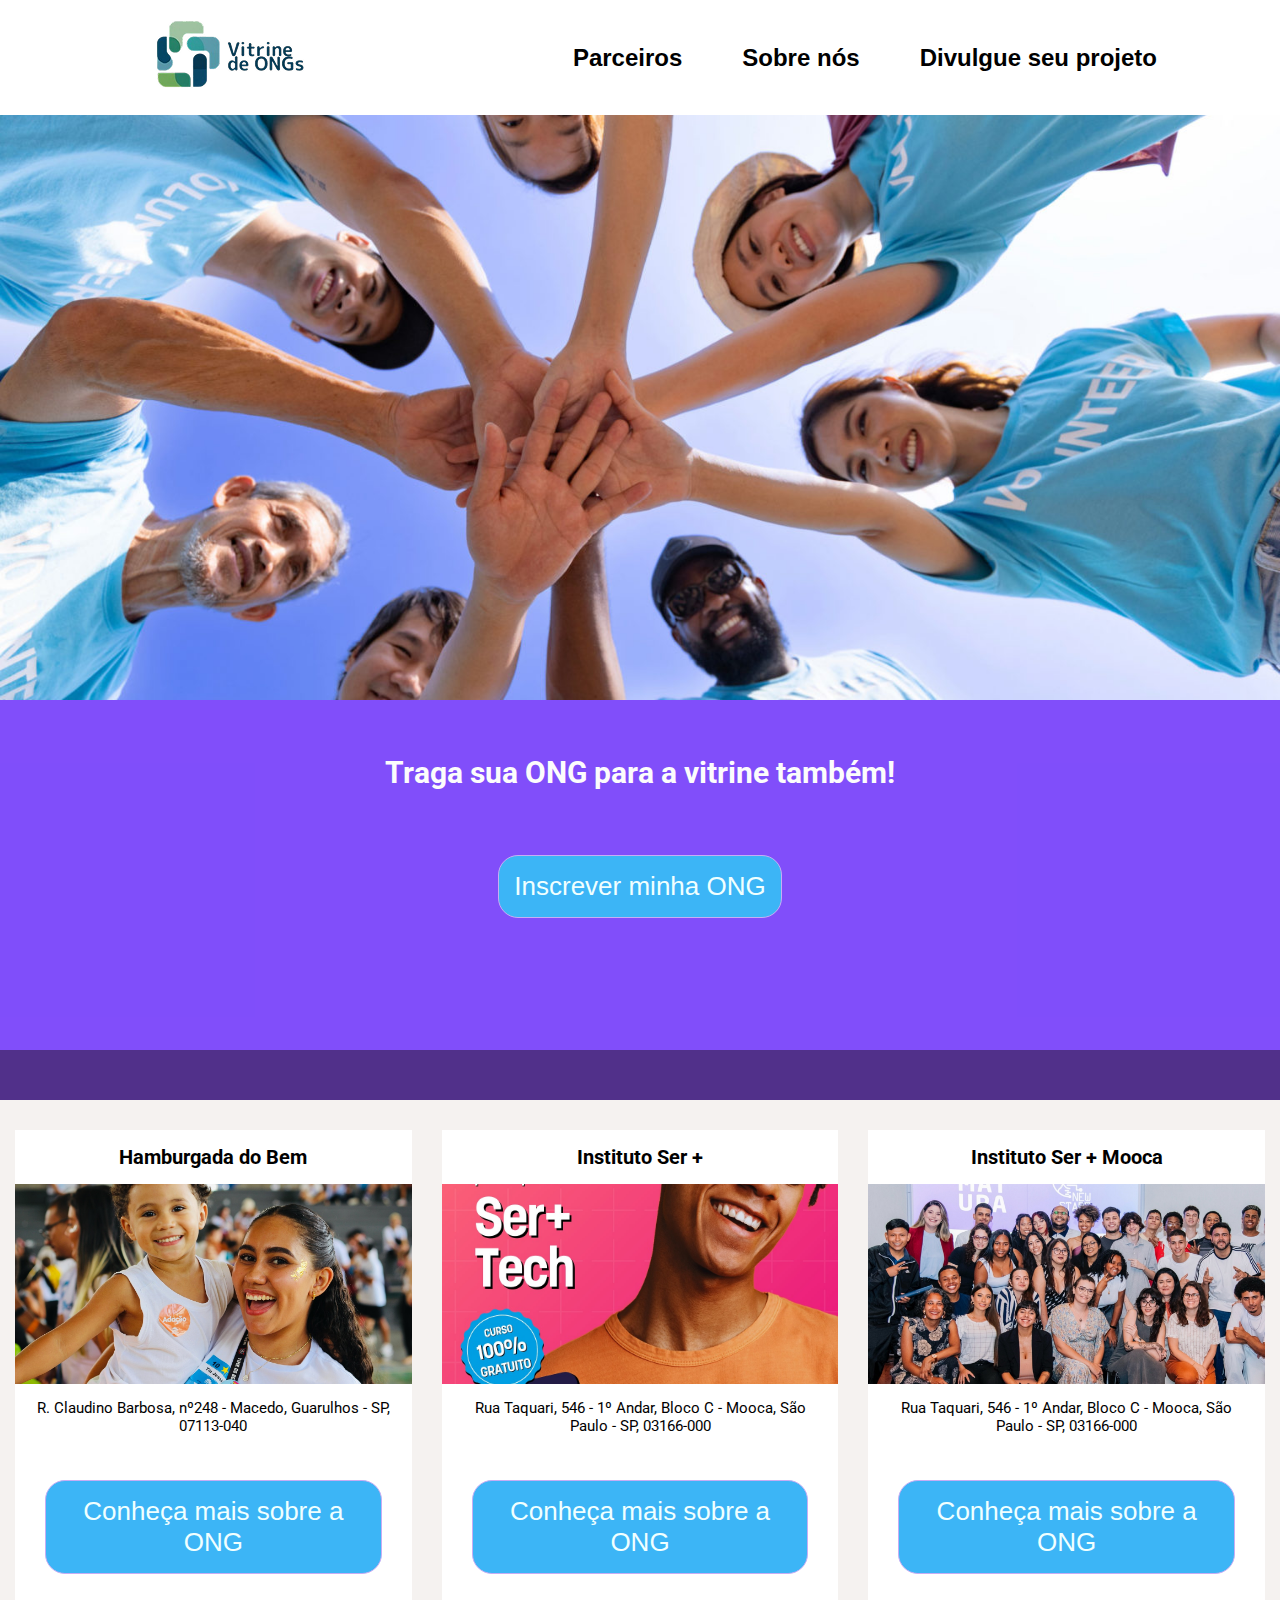
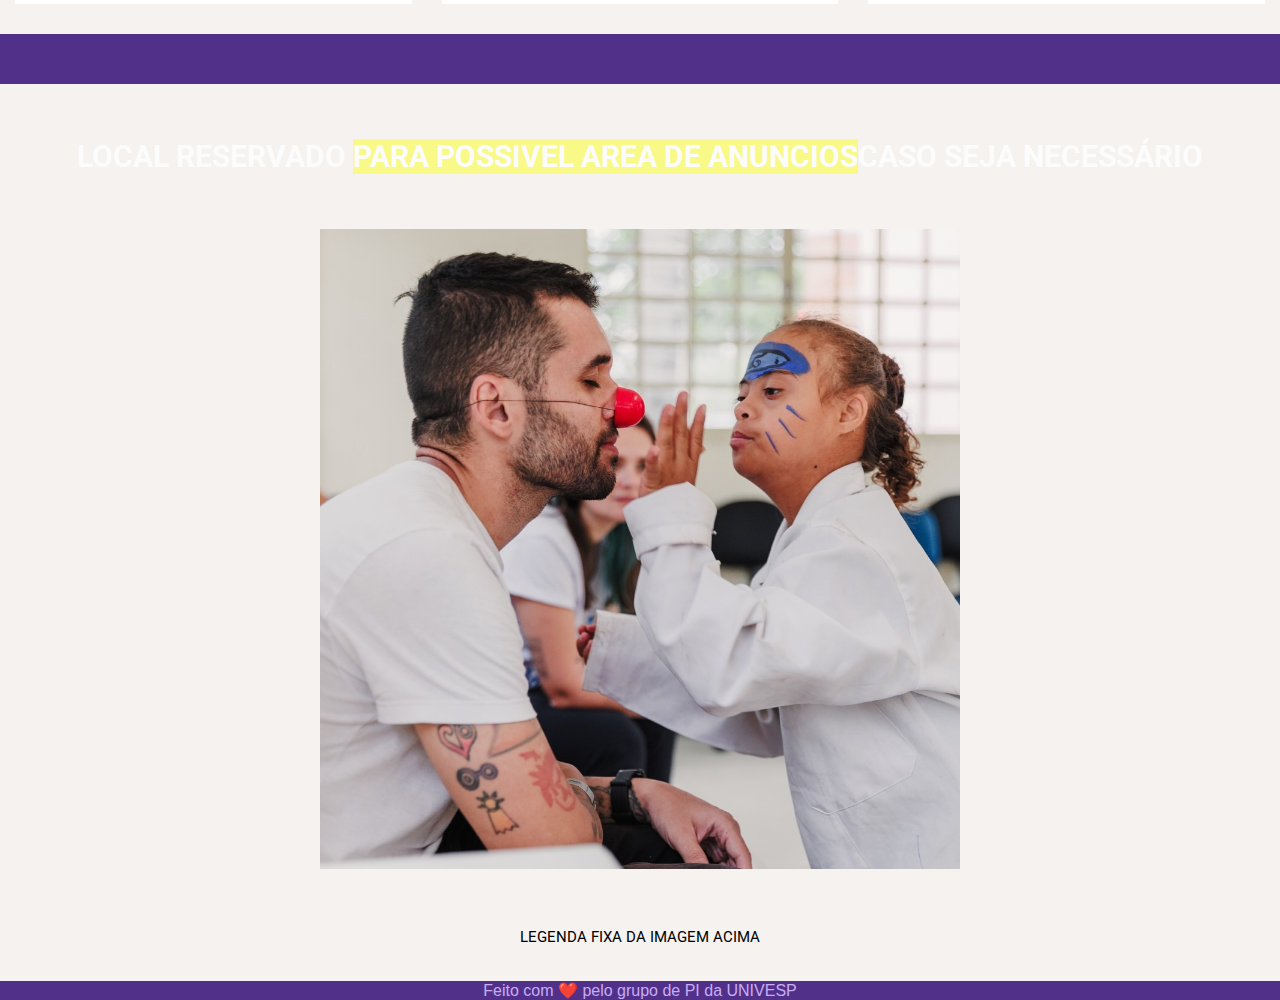
<file: index.html>
<!DOCTYPE html>
<html lang="pt-br">
  <head>
    <meta charset="UTF-8" />
    <meta name="viewport" content="width=device-width, initial-scale=1.0" />
    <link rel="preconnect" href="https://fonts.googleapis.com" />
    <link rel="preconnect" href="https://fonts.gstatic.com" crossorigin />
    <link
      href="https://fonts.googleapis.com/css2?family=Comfortaa:wght@600&display=swap"
      rel="stylesheet"
    />
    <link rel="preconnect" href="https://fonts.googleapis.com" />
    <link rel="preconnect" href="https://fonts.gstatic.com" crossorigin />
    <link
      href="https://fonts.googleapis.com/css2?family=Lexend&display=swap"
      rel="stylesheet"
    />
    <link rel="preconnect" href="https://fonts.googleapis.com" />
    <link rel="preconnect" href="https://fonts.gstatic.com" crossorigin />
    <link
      href="https://fonts.googleapis.com/css2?family=Gabarito&display=swap"
      rel="stylesheet"
    />
    <link rel="preconnect" href="https://fonts.googleapis.com" />
    <link rel="preconnect" href="https://fonts.gstatic.com" crossorigin />
    <link
      href="https://fonts.googleapis.com/css2?family=Roboto:wght@100&display=swap"
      rel="stylesheet"
    />
    <link rel="stylesheet" href="style.css" />
    <link rel="stylesheet" href="/navbar/style.css" />
    <link
      rel="shortcut icon"
      href="assets/home/logo-navbar.ico"
      type="image/x-icon"
    />
    <title>Vitrine de Ongs - PI</title>
  </head>
  <body>
    <header>
      <div class="container">
          <div class="logo">
              <a href="../../index.html">
              <img src="../../assets/logo-navbar.png" alt="Logozinha">
              </a>
          </div>
          <div class="content-nav">
              <a href="../../index.html" class="navlinks">Parceiros</a>
              <a href="../../tela-sobrenos/index.html" class="navlinks">Sobre nós</a>
              <a href="../../tela-formulario/index.html" class="navlinks">Divulgue seu projeto</a>
          </div>
      </div>
  </header>
    <!-- <header>
      <nav class="navbar">
        <a href="index.html">
          <img src="assets/logo-navbar.png" alt="logo do site" />
        </a>
        <ul class="container">
          <li><a href="./index.html">home</a></li>
          <li><a href="./index.html">Parceiros</a></li>
          <li><a href="./tela-sobrenos/index.html">Sobre Nós</a></li>
          <li><a href="./tela-formulario/index.html">Divulgue Seu Projeto</a></li>
        </ul>
      </nav> -->
      <!-- <div class="caixa">
        <h2>Vitrine de Ongs</h2>
        <p>Encontre ONGs confiáveis e doe com segurança</p>
        <p>
          🎖️ ONGs verificadas <br /><br />
          🎯 apoie causas reais
        </p>
      </div>
    </header> -->
    <main class="container-main">
      <div class="info">
        <h2 class="fonte-fina">Traga sua ONG para a vitrine também!</h2>
        <button type="button" class="button">Inscrever minha ONG</button>
      </div>

      <div class="tarja-roxa"></div>

      <div class="carrossel">
        <div class="carrossel__item">
          <h3>Hamburgada do Bem</h3>
          <figure>
            <img src="assets/hamburgada do bem/main.jpg" alt="" />
          </figure>
          <p>R. Claudino Barbosa, nº248 - Macedo, Guarulhos - SP, 07113-040</p>
          <a href="/telas-ongs/tela-hambugada/index.html" target="_blank">
          <button type="button" class="button">Conheça mais sobre a ONG</button>
        </a>
        </div>

        <div class="carrossel__item">
          <h3>Instituto Ser +</h3>
          <figure>
            <img src="assets/institutosermais/main.jpg" alt="" />
          </figure>
          <p>
            Rua Taquari, 546 - 1º Andar, Bloco C - Mooca, São Paulo - SP,
            03166-000
          </p>
          <a href="/telas-ongs/tela-instituto-ser-mais/index.html" target="_blank">
          <button type="button" class="button">Conheça mais sobre a ONG</button>
        </a>
        </div>

        <div class="carrossel__item">
          <h3>Instituto Ser + Mooca</h3>
          <figure>
            <img src="assets/institutosermais/img1.jpg" alt="" />
          </figure>
          <p>
            Rua Taquari, 546 - 1º Andar, Bloco C - Mooca, São Paulo - SP,
            03166-000
          </p>
          <button type="button" class="button">Conheça mais sobre a ONG</button>
        </div>
      </div>
      <div class="tarja-roxa"></div>

      <div class="destaque">
        <h2 class="fonte-fina">
          LOCAL RESERVADO
          <span class="mark"> PARA POSSIVEL AREA DE ANUNCIOS</span>CASO SEJA
          NECESSÁRIO
        </h2>
        <figure>
          <img
            src="assets/hamburgada do bem/img1.jpg"
            alt="TEXTO ALTERNATIVO COM DESCRIÇÃO DA IMG"
            title="O QUE ESTIVER AQUI, APARECERÁ COMO UMA LEGEGNDA  ENQUANTO O MOUSE ESTIVER HOVER"
          />
          <figcaption>LEGENDA FIXA DA IMAGEM ACIMA</figcaption>
        </figure>
      </div>
    </main>
    <footer>
      <p>Feito com ❤️ pelo grupo de PI da UNIVESP</p>
    </footer>
  </body>
</html>
</file>
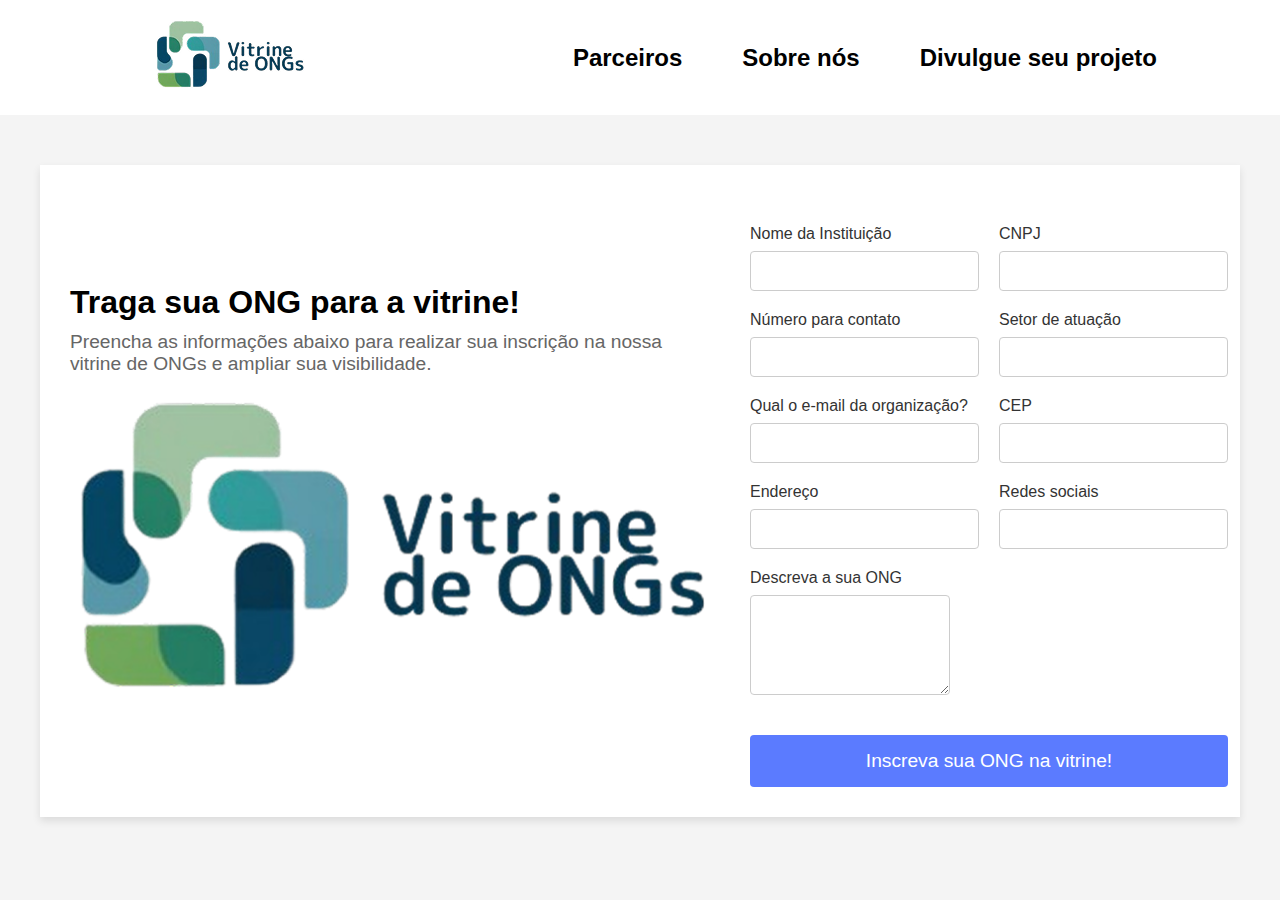
<file: tela-formulario/index.html>
<!DOCTYPE html>
<html lang="pt-br">
<head>
    <meta charset="UTF-8">
    <meta name="viewport" content="width=device-width, initial-scale=1.0">
    <title>Vitrine de ONGs</title>
    <link rel="stylesheet" href="style.css">
    <link rel="stylesheet" href="../../navbar/style.css" />
</head>
<body>
    <!-- Navbar -->
    <header>
        <div class="container">
            <div class="logo">
                <a href="../index.html">
                <img src="../../assets/logo-navbar.png" alt="Logozinha">
                </a>
            </div>
            <div class="content-nav">
                <a href="../index.html" class="navlinks">Parceiros</a>
                <a href="../tela-sobrenos/index.html" class="navlinks">Sobre nós</a>
                <a href="../tela-formulario/index.html" class="navlinks">Divulgue seu projeto</a>
            </div>
        </div>
    </header>

    <!-- Seção Formulário -->
    <section class="form-section">
        <div class="form-left">
            <h1>Traga sua ONG para a vitrine!</h1>
            <p>Preencha as informações abaixo para realizar sua inscrição na nossa vitrine de ONGs e ampliar sua visibilidade.</p>
            <img src="../assets/Frame_1__2_-removebg-preview 3 (2).png" alt="Logo Vitrine de ONGs" class="logo-image">
        </div>
        
        <div class="form-right">
            <form id="form" class="form-container">
                <div class="form-group">
                    <label for="nome">Nome da Instituição</label>
                    <input type="text" id="nome" name="nome" required>
                </div>
                <div class="form-group">
                    <label for="cnpj">CNPJ</label>
                    <input type="text" id="cnpj" name="cnpj" required>
                </div>
                <div class="form-group">
                    <label for="contato">Número para contato</label>
                    <input type="tel" id="contato" name="contato" required>
                </div>
                <div class="form-group">
                    <label for="setor">Setor de atuação</label>
                    <input type="text" id="setor" name="setor" required>
                </div>
                <div class="form-group">
                    <label for="email">Qual o e-mail da organização?</label>
                    <input type="email" id="email" name="email" required>
                </div>
                <div class="form-group">
                    <label for="cep">CEP</label>
                    <input type="text" id="cep" name="cep" required>
                </div>
                <div class="form-group">
                    <label for="endereco">Endereço</label>
                    <input type="text" id="endereco" name="endereco" required>
                </div>
                <div class="form-group">
                    <label for="redes">Redes sociais</label>
                    <input type="text" id="redes" name="redes">
                </div>
                <div class="form-group">
                    <label for="descricao">Descreva a sua ONG</label>
                    <textarea id="descricao" name="descricao" required></textarea>
                </div>
                <button type="submit" id="submitBtn">Inscreva sua ONG na vitrine!</button>
            </form>
        </div>
    </section>

    <script src="script.js"></script>
</body>
</html>
</file>
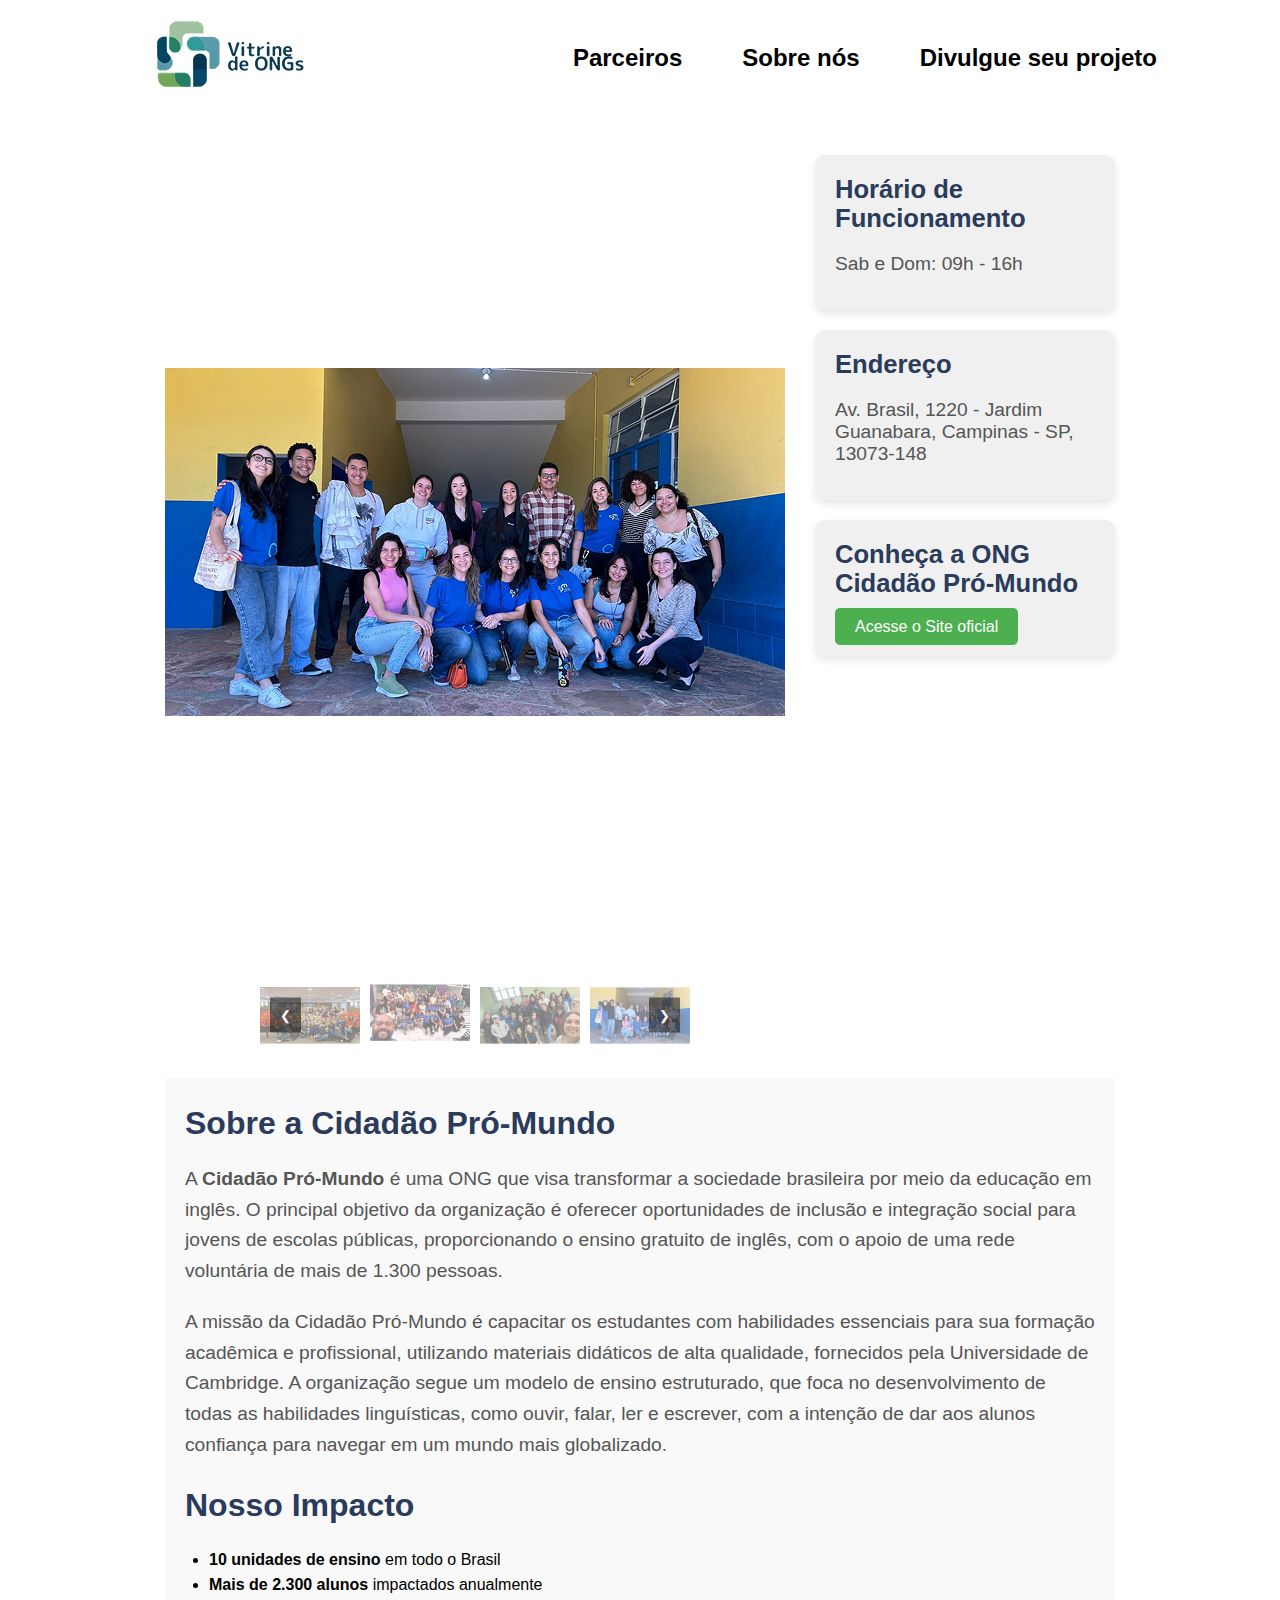
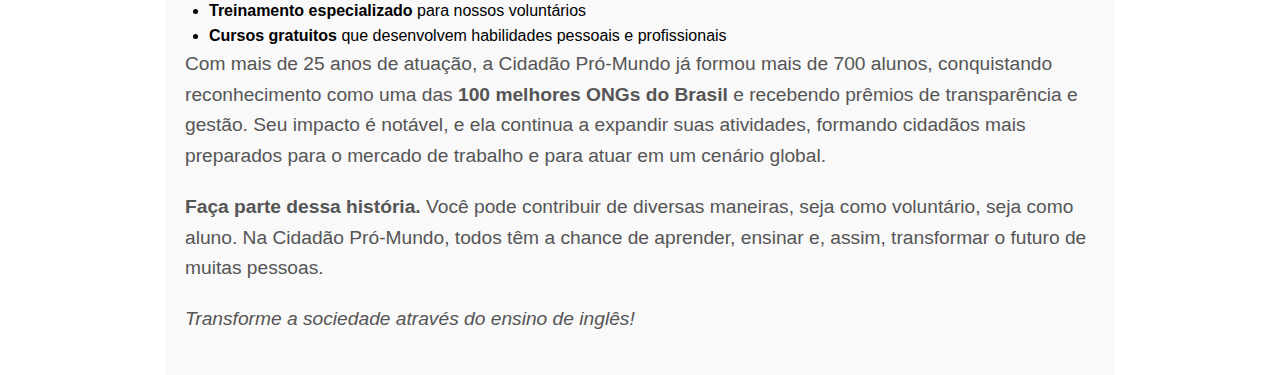
<file: telas-ongs/tela-cidadao-pro-mundo/index.html>
<!DOCTYPE html>
<html lang="en">
<head>
    <meta charset="UTF-8">
    <meta name="viewport" content="width=device-width, initial-scale=1.0">
    <title>Vitrine de ONGs</title>
    <link rel="stylesheet" href="../../navbar/style.css" />
    <link rel="stylesheet" href="../style.css" />
</head>
<body>
    <header>
        <div class="container">
            <div class="logo">
                <a href="../../index.html">
                <img src="../../assets/logo-navbar.png" alt="Logozinha">
                </a>
            </div>
            <div class="content-nav">
                <a href="../../index.html" class="navlinks">Parceiros</a>
                <a href="../../tela-sobrenos/index.html" class="navlinks">Sobre nós</a>
                <a href="../../tela-formulario/index.html" class="navlinks">Divulgue seu projeto</a>
            </div>
        </div>
    </header>

  <!-- Contêiner do Carrossel e das Caixas -->
  <div class="carousel-info-container">
    <!-- Carrossel -->
    <div class="carousel-container">
      <div class="carousel-main">
        <img id="mainImage" src="../../assets/cidadaopromundo/Frame 1 (3).png" alt="Imagem principal do carrossel">
      </div>
      <div class="carousel-thumbnails">
        <button class="prev" onclick="moveSlide(-1)">&#10094;</button>
        <div class="thumbnails">
          <img class="thumbnail" src="../../assets/cidadaopromundo/Frame 2.png" alt="Imagem 1" onclick="selectImage(0)">
          <img class="thumbnail" src="../../assets/cidadaopromundo/Frame 3.png" alt="Imagem 2" onclick="selectImage(1)">
          <img class="thumbnail" src="../../assets/cidadaopromundo/Frame 4.png" alt="Imagem 2" onclick="selectImage(2)">
          <img class="thumbnail" src="../../assets/cidadaopromundo/Frame 1 (3).png" alt="Imagem 2" onclick="selectImage(3)">

        </div>
        <button class="next" onclick="moveSlide(1)">&#10095;</button>
      </div>
    </div>

    <!-- Caixas ao lado do carrossel -->
    <div class="info-boxes">
      <div class="info-box">
        <h3>Horário de Funcionamento</h3>
        <p>Sab e Dom: 09h - 16h</p>
      </div>
      <div class="info-box">
        <h3>Endereço</h3>
        <p>Av. Brasil, 1220 - Jardim Guanabara, Campinas - SP, 13073-148</p>
      </div>
      <div class="info-box">
        <h3>Conheça a ONG Cidadão Pró-Mundo</h3>
        <a href="https://cidadaopromundo.org/" target="_blank" class="button">Acesse o Site oficial</a>
      </div>
      <!-- Iframe do Google Maps -->
  <div class="map-container">
    <iframe src="https://www.google.com/maps/embed?pb=!1m18!1m12!1m3!1d3675.74960225553!2d-47.07118162384111!3d-22.88570647926996!2m3!1f0!2f0!3f0!3m2!1i1024!2i768!4f13.1!3m3!1m2!1s0x94c8c8abb6e034c5%3A0x4e8c1c6872a841b0!2zQ2lkYWTDo28gUHLDsy1NdW5kbw!5e0!3m2!1spt-BR!2sbr!4v1743689963947!5m2!1spt-BR!2sbr" width="600" height="450" style="border:0;" allowfullscreen="" loading="lazy" referrerpolicy="no-referrer-when-downgrade"></iframe>
  </div>
    </div>
  </div>

  <section class="content">
    <h2>Sobre a Cidadão Pró-Mundo</h2>
    
    <p>A <strong>Cidadão Pró-Mundo</strong> é uma ONG que visa transformar a sociedade brasileira por meio da educação em inglês. O principal objetivo da organização é oferecer oportunidades de inclusão e integração social para jovens de escolas públicas, proporcionando o ensino gratuito de inglês, com o apoio de uma rede voluntária de mais de 1.300 pessoas.</p>
    
    <p>A missão da Cidadão Pró-Mundo é capacitar os estudantes com habilidades essenciais para sua formação acadêmica e profissional, utilizando materiais didáticos de alta qualidade, fornecidos pela Universidade de Cambridge. A organização segue um modelo de ensino estruturado, que foca no desenvolvimento de todas as habilidades linguísticas, como ouvir, falar, ler e escrever, com a intenção de dar aos alunos confiança para navegar em um mundo mais globalizado.</p>
    
    <h2>Nosso Impacto</h2>
    <ul>
      <li><strong>10 unidades de ensino</strong> em todo o Brasil</li>
      <li><strong>Mais de 2.300 alunos</strong> impactados anualmente</li>
      <li><strong>Treinamento especializado</strong> para nossos voluntários</li>
      <li><strong>Cursos gratuitos</strong> que desenvolvem habilidades pessoais e profissionais</li>
    </ul>
    
    <p>Com mais de 25 anos de atuação, a Cidadão Pró-Mundo já formou mais de 700 alunos, conquistando reconhecimento como uma das <strong>100 melhores ONGs do Brasil</strong> e recebendo prêmios de transparência e gestão. Seu impacto é notável, e ela continua a expandir suas atividades, formando cidadãos mais preparados para o mercado de trabalho e para atuar em um cenário global.</p>
    
    <p><strong>Faça parte dessa história.</strong> Você pode contribuir de diversas maneiras, seja como voluntário, seja como aluno. Na Cidadão Pró-Mundo, todos têm a chance de aprender, ensinar e, assim, transformar o futuro de muitas pessoas.</p>
    
    <p><em>Transforme a sociedade através do ensino de inglês!</em></p>
  </section>

  <style>
    ul {
      margin-left: 1.5rem;
    }
    .content {
      font-family: Arial, sans-serif;
      line-height: 1.6;
      padding: 20px;
    }
  
    h2, h3 {
      color: #2a3b5c;
      margin-bottom: 15px;
    }
  
    h4 {
      color: #2a3b5c;
    }
  
    p {
      margin-bottom: 15px;
    }
  
    .steps {
      display: flex;
      flex-direction: column;
    }
  
    .step {
      margin-bottom: 20px;
    }
  
    .cta-button {
      display: inline-block;
      background-color: #4CAF50;
      color: white;
      padding: 12px 20px;
      margin-top: 20px;
      text-decoration: none;
      border-radius: 5px;
      font-weight: bold;
    }
  
    .cta-button:hover {
      background-color: #45a049;
    }
  </style>
  

  <script src="../script.js"></script>
</body>
</html>
</file>
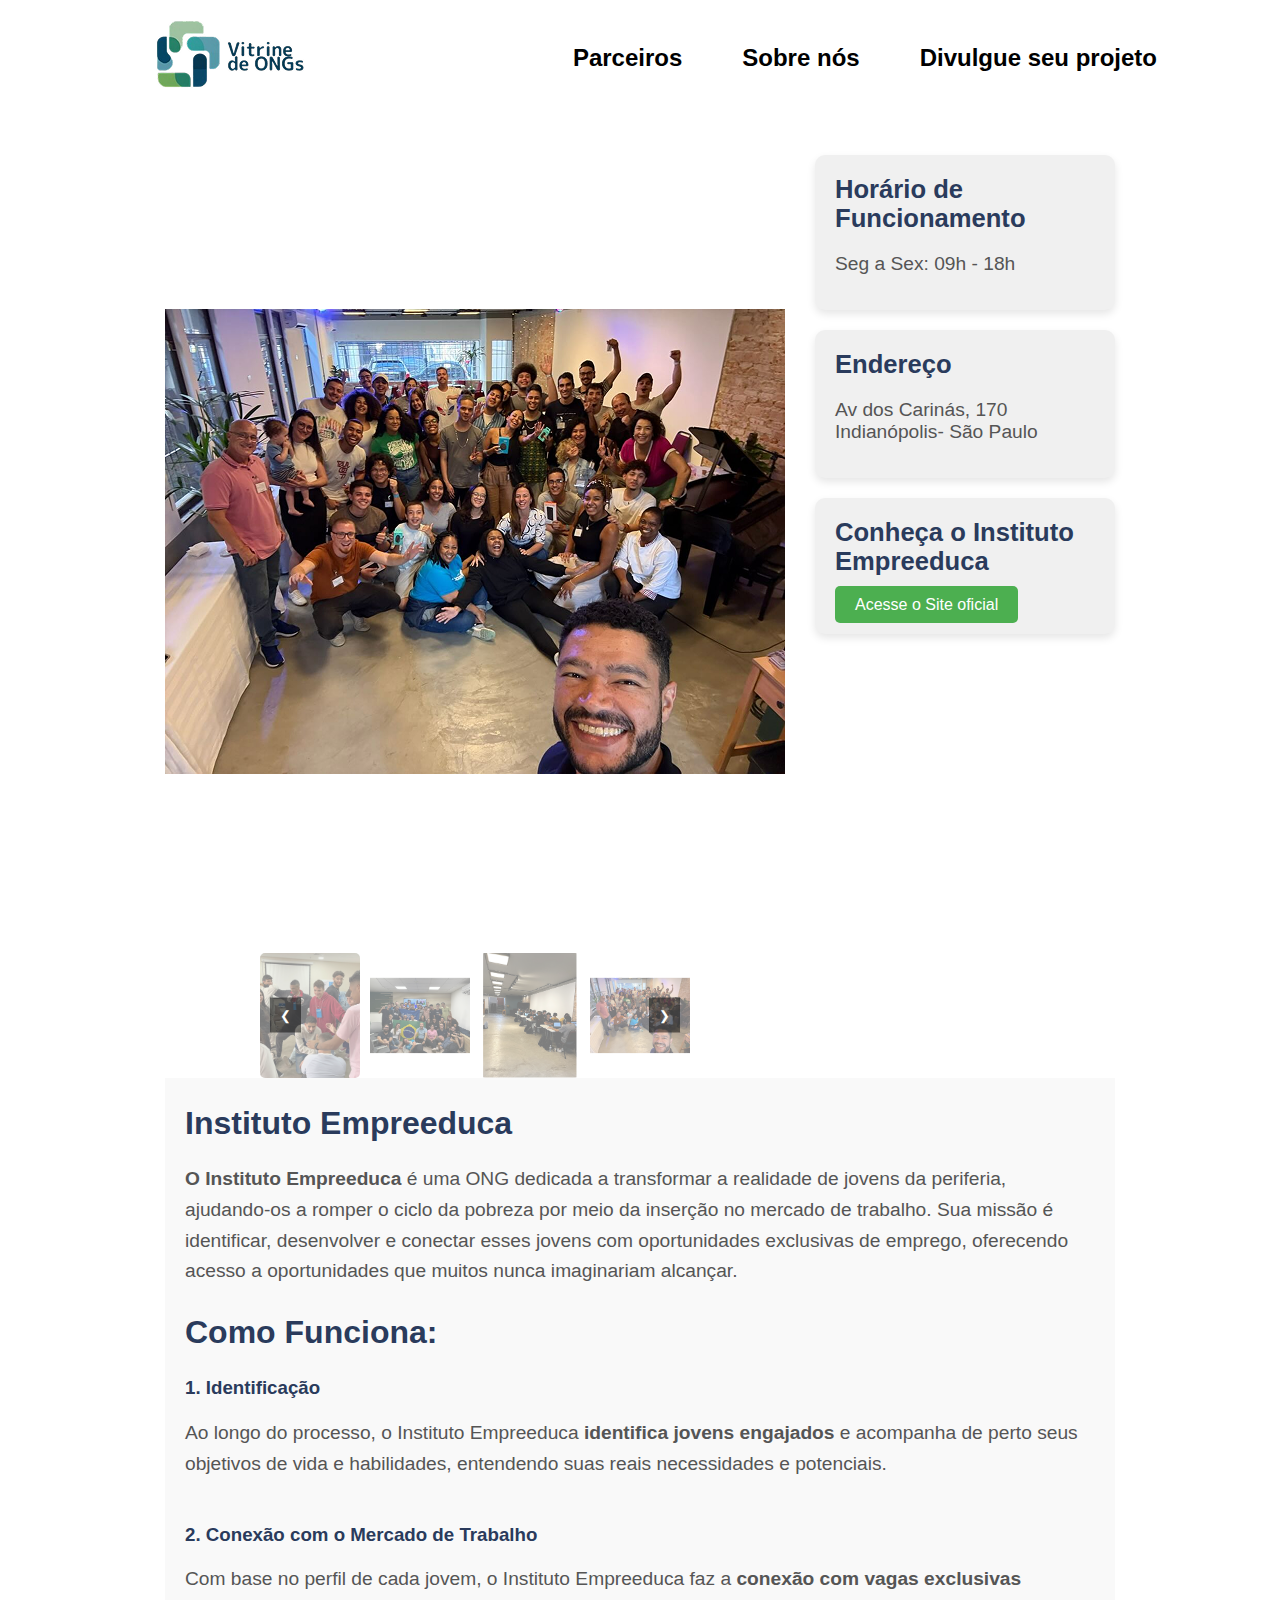
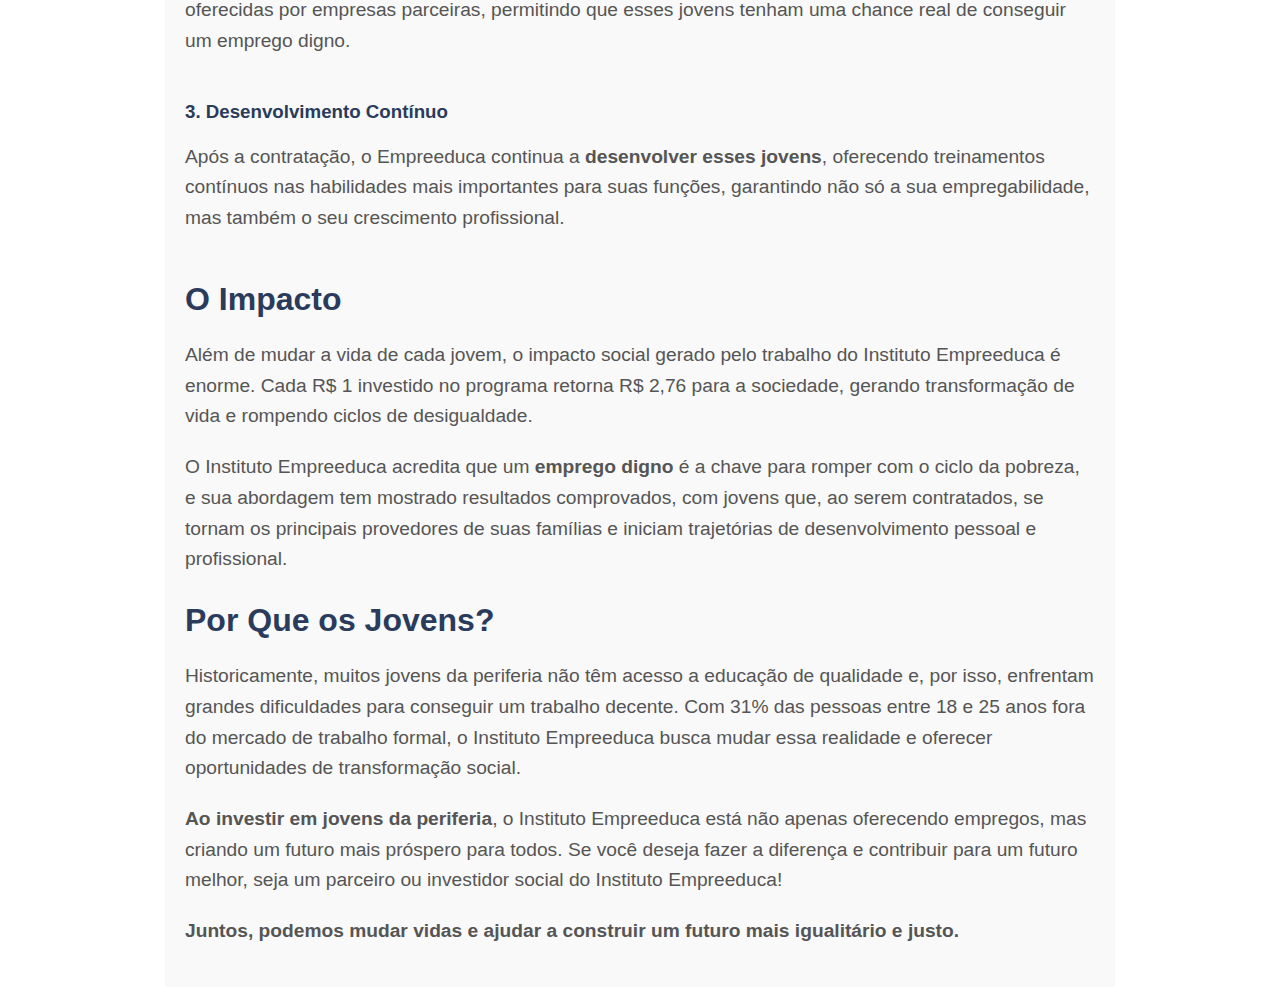
<file: telas-ongs/tela-empreeduca/index.html>
<!DOCTYPE html>
<html lang="en">
<head>
    <meta charset="UTF-8">
    <meta name="viewport" content="width=device-width, initial-scale=1.0">
    <title>Vitrine de ONGs</title>
    <link rel="stylesheet" href="../../navbar/style.css" />
    <link rel="stylesheet" href="../style.css" />
</head>
<body>
    <header>
        <div class="container">
            <div class="logo">
                <a href="../../index.html">
                <img src="../../assets/logo-navbar.png" alt="Logozinha">
                </a>
            </div>
            <div class="content-nav">
                <a href="../../index.html" class="navlinks">Parceiros</a>
                <a href="../../tela-sobrenos/index.html" class="navlinks">Sobre nós</a>
                <a href="../../tela-formulario/index.html" class="navlinks">Divulgue seu projeto</a>
            </div>
        </div>
    </header>

  <!-- Contêiner do Carrossel e das Caixas -->
  <div class="carousel-info-container">
    <!-- Carrossel -->
    <div class="carousel-container">
      <div class="carousel-main">
        <img id="mainImage" src="../../assets/empreeduca/Frame 1 (3).png" alt="Imagem principal do carrossel">
      </div>
      <div class="carousel-thumbnails">
        <button class="prev" onclick="moveSlide(-1)">&#10094;</button>
        <div class="thumbnails">
          <img class="thumbnail" src="../../assets/empreeduca/foto2.jpg" alt="Imagem 1" onclick="selectImage(0)">
          <img class="thumbnail" src="../../assets/empreeduca/Frame 2.png" alt="Imagem 2" onclick="selectImage(1)">
          <img class="thumbnail" src="../../assets/empreeduca/Frame 1 (4).png" alt="Imagem 2" onclick="selectImage(2)">
          <img class="thumbnail" src="../../assets/empreeduca/Frame 1 (3).png" alt="Imagem 2" onclick="selectImage(3)">

        </div>
        <button class="next" onclick="moveSlide(1)">&#10095;</button>
      </div>
    </div>

    <!-- Caixas ao lado do carrossel -->
    <div class="info-boxes">
      <div class="info-box">
        <h3>Horário de Funcionamento</h3>
        <p>Seg a Sex: 09h - 18h</p>
      </div>
      <div class="info-box">
        <h3>Endereço</h3>
        <p>Av dos Carinás, 170 Indianópolis- São Paulo</p>
      </div>
      <div class="info-box">
        <h3>Conheça o Instituto Empreeduca</h3>
        <a href="https://empreeduca.org.br/" target="_blank" class="button">Acesse o Site oficial</a>
      </div>
      <!-- Iframe do Google Maps -->
      <div class="map-container">
        <iframe src="https://www.google.com/maps/embed?pb=!1m18!1m12!1m3!1d14623.120112693194!2d-46.66806470804477!3d-23.61222071686363!2m3!1f0!2f0!3f0!3m2!1i1024!2i768!4f13.1!3m3!1m2!1s0x94ce5a0a2a5ebccb%3A0xa92988de48c204ad!2sAv.%20dos%20Carin%C3%A1s%2C%20170%20-%20Indian%C3%B3polis%2C%20S%C3%A3o%20Paulo%20-%20SP%2C%2004086-010!5e0!3m2!1spt-BR!2sbr!4v1744018916440!5m2!1spt-BR!2sbr" width="600" height="450" style="border:0;" allowfullscreen="" loading="lazy" referrerpolicy="no-referrer-when-downgrade"></iframe>
      </div>
    </div>
  </div>

  <section class="content">
    <h2>Instituto Empreeduca</h2>
  
    <p><strong>O Instituto Empreeduca</strong> é uma ONG dedicada a transformar a realidade de jovens da periferia, ajudando-os a romper o ciclo da pobreza por meio da inserção no mercado de trabalho. Sua missão é identificar, desenvolver e conectar esses jovens com oportunidades exclusivas de emprego, oferecendo acesso a oportunidades que muitos nunca imaginariam alcançar.</p>
  
    <h2>Como Funciona:</h2>
  
    <div class="steps">
      <div class="step">
        <h3>1. Identificação</h3>
        <p>Ao longo do processo, o Instituto Empreeduca <strong>identifica jovens engajados</strong> e acompanha de perto seus objetivos de vida e habilidades, entendendo suas reais necessidades e potenciais.</p>
      </div>
      <div class="step">
        <h3>2. Conexão com o Mercado de Trabalho</h3>
        <p>Com base no perfil de cada jovem, o Instituto Empreeduca faz a <strong>conexão com vagas exclusivas</strong> oferecidas por empresas parceiras, permitindo que esses jovens tenham uma chance real de conseguir um emprego digno.</p>
      </div>
      <div class="step">
        <h3>3. Desenvolvimento Contínuo</h3>
        <p>Após a contratação, o Empreeduca continua a <strong>desenvolver esses jovens</strong>, oferecendo treinamentos contínuos nas habilidades mais importantes para suas funções, garantindo não só a sua empregabilidade, mas também o seu crescimento profissional.</p>
      </div>
    </div>
  
    <h2>O Impacto</h2>
    <p>Além de mudar a vida de cada jovem, o impacto social gerado pelo trabalho do Instituto Empreeduca é enorme. Cada R$ 1 investido no programa retorna R$ 2,76 para a sociedade, gerando transformação de vida e rompendo ciclos de desigualdade.</p>
    
    <p>O Instituto Empreeduca acredita que um <strong>emprego digno</strong> é a chave para romper com o ciclo da pobreza, e sua abordagem tem mostrado resultados comprovados, com jovens que, ao serem contratados, se tornam os principais provedores de suas famílias e iniciam trajetórias de desenvolvimento pessoal e profissional.</p>
  
    <h2>Por Que os Jovens?</h2>
    <p>Historicamente, muitos jovens da periferia não têm acesso a educação de qualidade e, por isso, enfrentam grandes dificuldades para conseguir um trabalho decente. Com 31% das pessoas entre 18 e 25 anos fora do mercado de trabalho formal, o Instituto Empreeduca busca mudar essa realidade e oferecer oportunidades de transformação social.</p>
  
    <p><strong>Ao investir em jovens da periferia</strong>, o Instituto Empreeduca está não apenas oferecendo empregos, mas criando um futuro mais próspero para todos. Se você deseja fazer a diferença e contribuir para um futuro melhor, seja um parceiro ou investidor social do Instituto Empreeduca!</p>
  
    <p><strong>Juntos, podemos mudar vidas e ajudar a construir um futuro mais igualitário e justo.</strong></p>
  </section>
  
  <style>
    .content {
      font-family: Arial, sans-serif;
      line-height: 1.6;
      padding: 20px;
    }
  
    h2, h3 {
      color: #2a3b5c;
      margin-bottom: 15px;
    }
  
    h4 {
      color: #2a3b5c;
    }
  
    p {
      margin-bottom: 15px;
    }
  
    .steps {
      display: flex;
      flex-direction: column;
    }
  
    .step {
      margin-bottom: 20px;
    }
  
    .cta-button {
      display: inline-block;
      background-color: #4CAF50;
      color: white;
      padding: 12px 20px;
      margin-top: 20px;
      text-decoration: none;
      border-radius: 5px;
      font-weight: bold;
    }
  
    .cta-button:hover {
      background-color: #45a049;
    }
  </style>

  <script src="../script.js"></script>
</body>
</html>
</file>
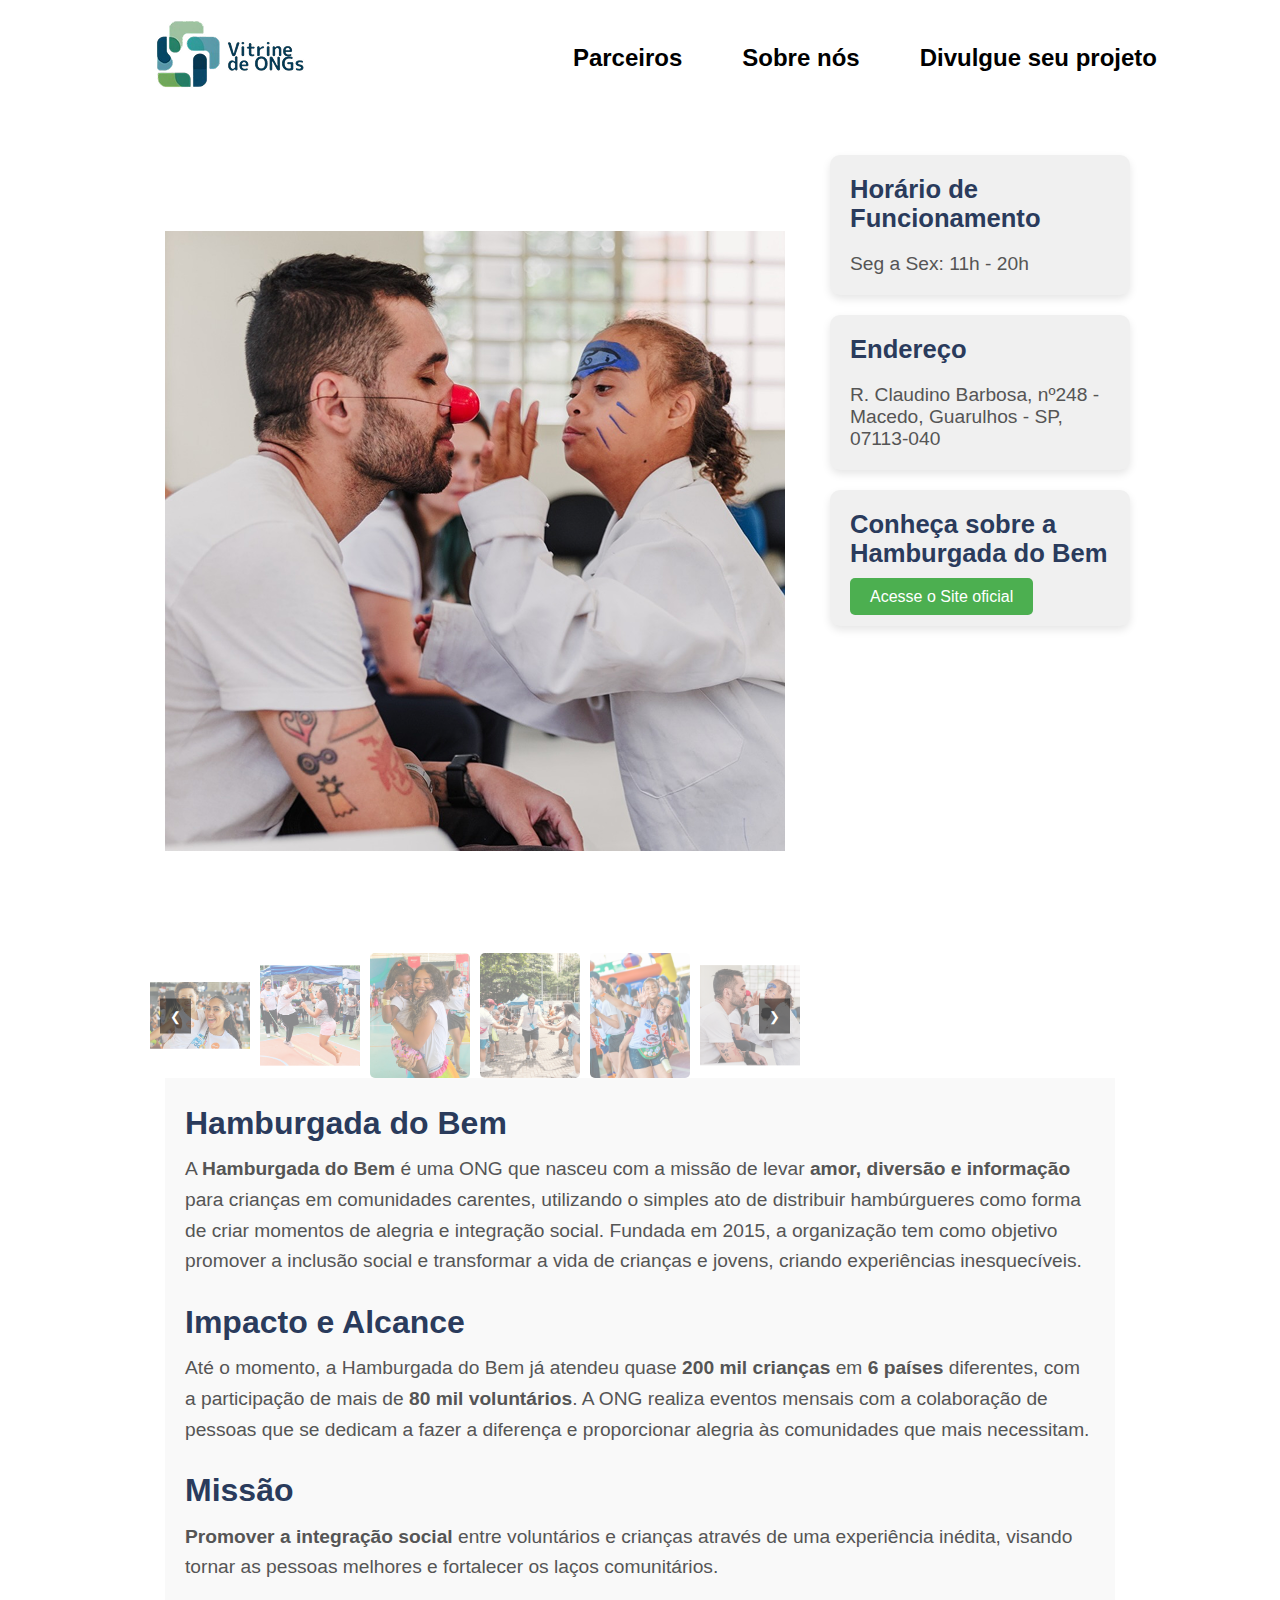
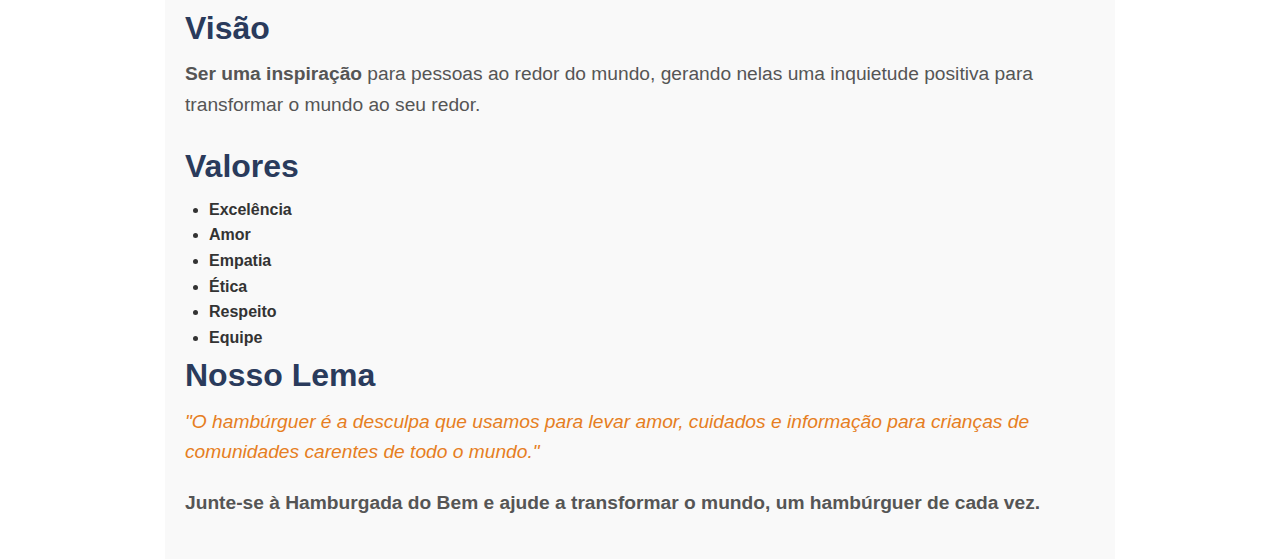
<file: telas-ongs/tela-hambugada/index.html>
<!DOCTYPE html>
<html lang="en">
<head>
    <meta charset="UTF-8">
    <meta name="viewport" content="width=device-width, initial-scale=1.0">
    <title>Vitrine de ONGs</title>
    <link rel="stylesheet" href="../../navbar/style.css" />
    <link rel="stylesheet" href="../style.css" />
</head>
<body>
    <header>
        <div class="container">
            <div class="logo">
                <a href="../../index.html">
                <img src="../../assets/logo-navbar.png" alt="Logozinha">
                </a>
            </div>
            <div class="content-nav">
                <a href="../../index.html" class="navlinks">Parceiros</a>
                <a href="../../tela-sobrenos/index.html" class="navlinks">Sobre nós</a>
                <a href="../../tela-formulario/index.html" class="navlinks">Divulgue seu projeto</a>
            </div>
        </div>
    </header>

  <!-- Contêiner do Carrossel e das Caixas -->
  <div class="carousel-info-container">
    <!-- Carrossel -->
    <div class="carousel-container">
      <div class="carousel-main">
        <img id="mainImage" src="../../assets/hamburgada do bem/Frame 4.png" alt="Imagem principal do carrossel">
      </div>
      <div class="carousel-thumbnails">
        <button class="prev" onclick="moveSlide(-1)">&#10094;</button>
        <div class="thumbnails">
          <img class="thumbnail" src="../../assets/hamburgada do bem/Frame 2.png" alt="Imagem 1" onclick="selectImage(0)">
          <img class="thumbnail" src="../../assets/hamburgada do bem/Frame 3.png" alt="Imagem 2" onclick="selectImage(1)">
          <img class="thumbnail" src="../../assets/hamburgada do bem/img3.jpg" alt="Imagem 3" onclick="selectImage(2)">
          <img class="thumbnail" src="../../assets/hamburgada do bem/img5.jpg" alt="Imagem 4" onclick="selectImage(3)">
          <img class="thumbnail" src="../../assets/hamburgada do bem/img6.jpg" alt="Imagem 5" onclick="selectImage(4)">
          <img class="thumbnail" src="../../assets/hamburgada do bem/Frame 4.png" alt="Imagem 5" onclick="selectImage(5)">
        </div>
        <button class="next" onclick="moveSlide(1)">&#10095;</button>
      </div>
    </div>

    <!-- Caixas ao lado do carrossel -->
    <div class="info-boxes">
      <div class="info-box">
        <h3>Horário de Funcionamento</h3>
        <p>Seg a Sex: 11h - 20h</p>
      </div>
      <div class="info-box">
        <h3>Endereço</h3>
        <p>R. Claudino Barbosa, nº248 - Macedo, Guarulhos - SP, 07113-040</p>
      </div>
      <div class="info-box">
        <h3>Conheça sobre a Hamburgada do Bem</h3>
        <a href="https://www.hamburgadadobem.com.br/" target="_blank" class="button">Acesse o Site oficial</a>
      </div>
      <!-- Iframe do Google Maps -->
  <div class="map-container">
    <iframe src="https://www.google.com/maps/embed?pb=!1m18!1m12!1m3!1d3659.8487020878474!2d-46.51900092382744!3d-23.465921378865453!2m3!1f0!2f0!3f0!3m2!1i1024!2i768!4f13.1!3m3!1m2!1s0x94cef5bb57c4d701%3A0x6be6edb338ad061a!2sHamburgada%20do%20Bem!5e0!3m2!1spt-BR!2sbr!4v1743685572217!5m2!1spt-BR!2sbr" width="600" height="450" style="border:0;" allowfullscreen="" loading="lazy" referrerpolicy="no-referrer-when-downgrade"></iframe>
  </div>
    </div>
  </div>

  <section class="content">
    <h2>Hamburgada do Bem</h2>
  
    <p>A <strong>Hamburgada do Bem</strong> é uma ONG que nasceu com a missão de levar <strong>amor, diversão e informação</strong> para crianças em comunidades carentes, utilizando o simples ato de distribuir hambúrgueres como forma de criar momentos de alegria e integração social. Fundada em 2015, a organização tem como objetivo promover a inclusão social e transformar a vida de crianças e jovens, criando experiências inesquecíveis.</p>
  
    <h2>Impacto e Alcance</h2>
    <p>Até o momento, a Hamburgada do Bem já atendeu quase <strong>200 mil crianças</strong> em <strong>6 países</strong> diferentes, com a participação de mais de <strong>80 mil voluntários</strong>. A ONG realiza eventos mensais com a colaboração de pessoas que se dedicam a fazer a diferença e proporcionar alegria às comunidades que mais necessitam.</p>
  
    <h2>Missão</h2>
    <p><strong>Promover a integração social</strong> entre voluntários e crianças através de uma experiência inédita, visando tornar as pessoas melhores e fortalecer os laços comunitários.</p>
  
    <h2>Visão</h2>
    <p><strong>Ser uma inspiração</strong> para pessoas ao redor do mundo, gerando nelas uma inquietude positiva para transformar o mundo ao seu redor.</p>
  
    <h2>Valores</h2>
    <ul>
      <li><strong>Excelência</strong></li>
      <li><strong>Amor</strong></li>
      <li><strong>Empatia</strong></li>
      <li><strong>Ética</strong></li>
      <li><strong>Respeito</strong></li>
      <li><strong>Equipe</strong></li>
    </ul>
  
    <h2>Nosso Lema</h2>
    <p><em>"O hambúrguer é a desculpa que usamos para levar amor, cuidados e informação para crianças de comunidades carentes de todo o mundo."</em></p>
  
    <p><strong>Junte-se à Hamburgada do Bem e ajude a transformar o mundo, um hambúrguer de cada vez.</strong></p>
  </section>
  
  <style>
    .content {
      font-family: Arial, sans-serif;
      line-height: 1.6;
      padding: 20px;
      color: #333;
    }
  
    h2, h3 {
      color: #2a3b5c;
      margin-bottom: 5px;
    }
  
    ul {
      
      padding-left: 1.5rem;
    }
  
  
    ul li a {
      text-decoration: none;
      color: #fff;
      background-color: #4CAF50;
      padding: 10px 20px;
      border-radius: 5px;
    }
  
    ul li a:hover {
      background-color: #45a049;
    }
  
    em {
      font-style: italic;
      color: #e67e22;
    }
  
    .cta-button {
      display: inline-block;
      margin-top: 10px;
      padding: 12px 20px;
      background-color: #4CAF50;
      color: white;
      text-decoration: none;
      border-radius: 5px;
      font-weight: bold;
    }
  
    .cta-button:hover {
      background-color: #45a049;
    }
  </style>

  <script src="../script.js"></script>
</body>
</html>
</file>
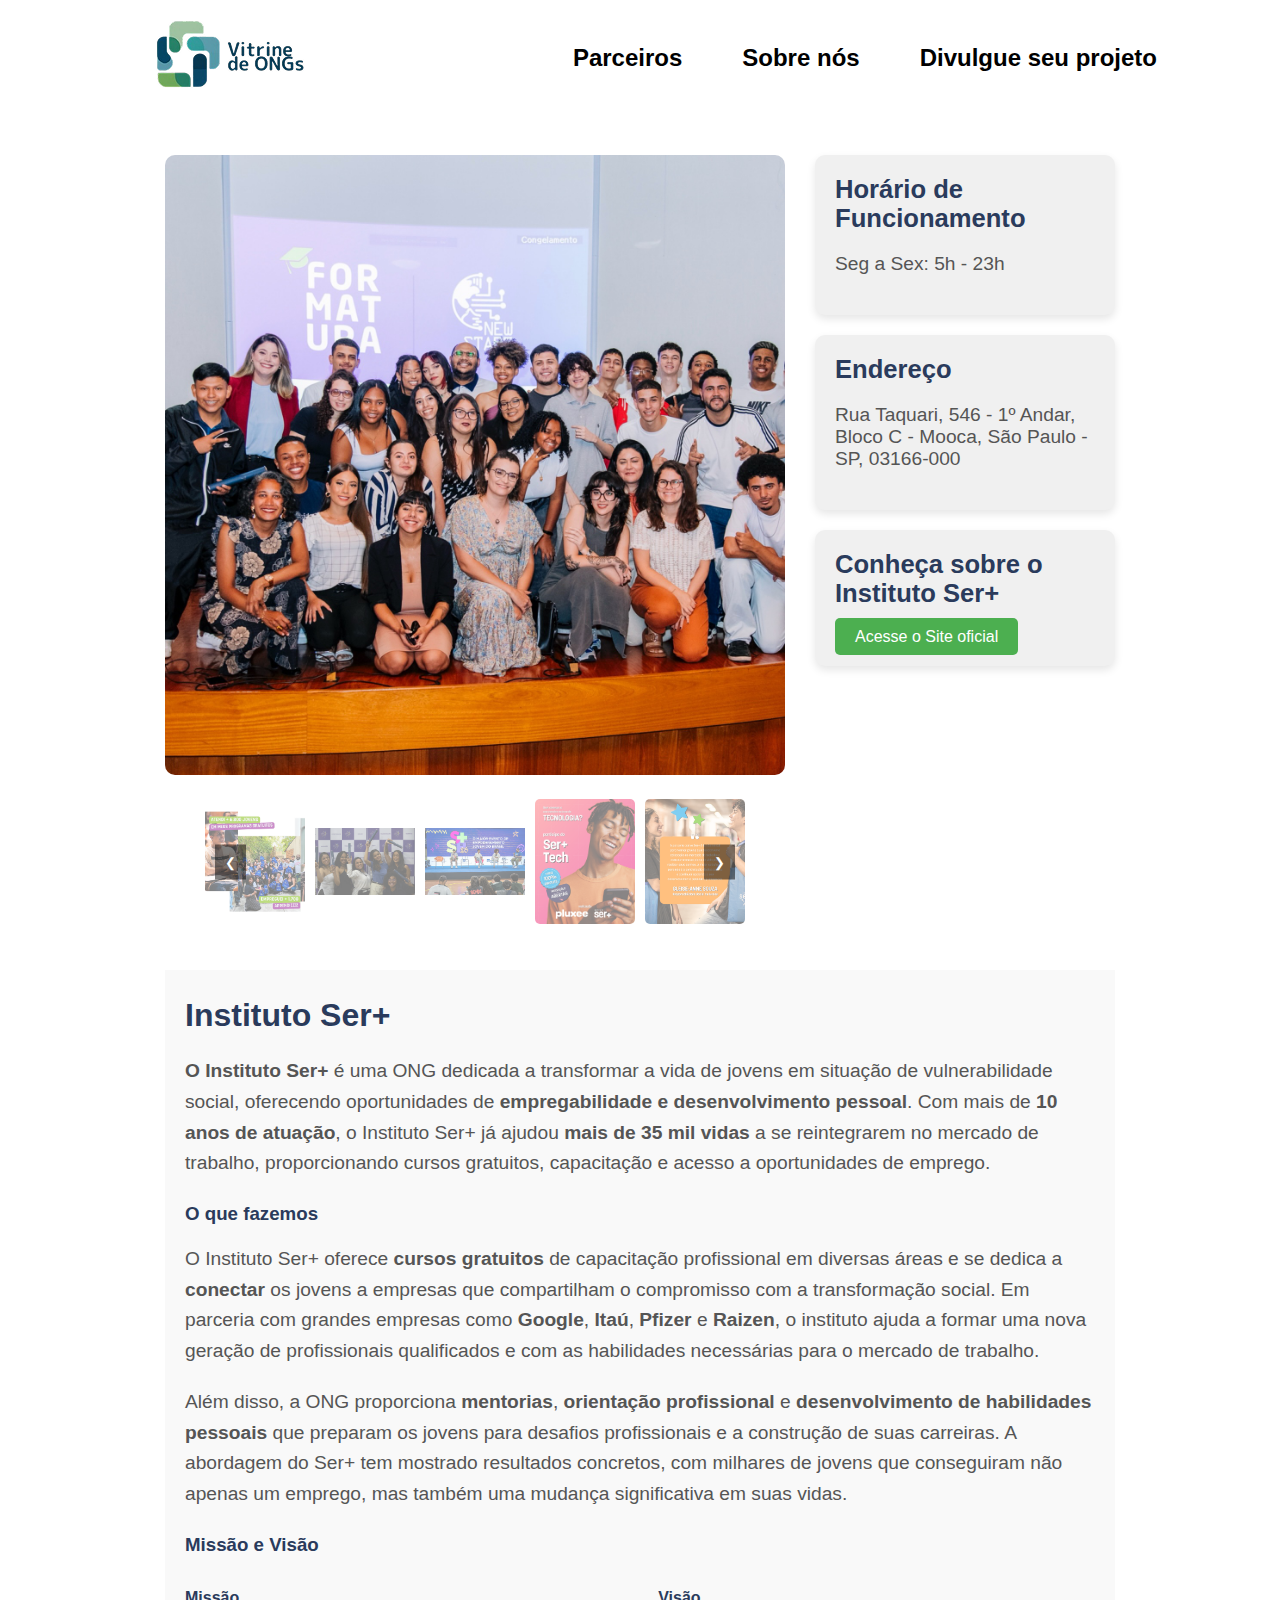
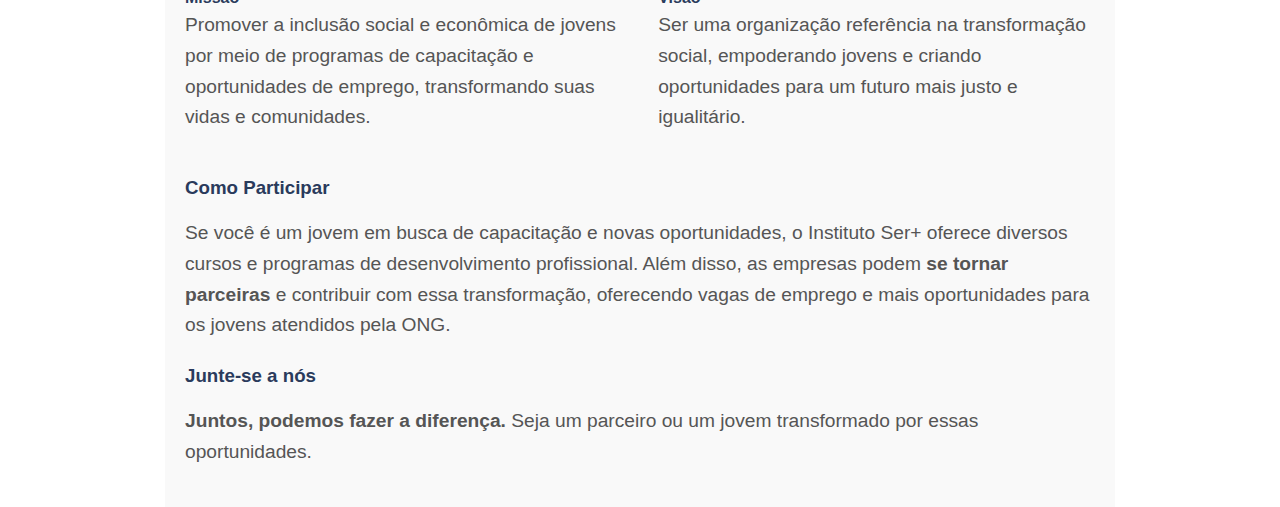
<file: telas-ongs/tela-instituto-ser-mais/index.html>
<!DOCTYPE html>
<html lang="en">
<head>
    <meta charset="UTF-8">
    <meta name="viewport" content="width=device-width, initial-scale=1.0">
    <title>Vitrine de ONGs</title>
    <link rel="stylesheet" href="../../navbar/style.css" />
    <link rel="stylesheet" href="../style.css" />
</head>
<body>
    <header>
        <div class="container">
            <div class="logo">
                <a href="../../index.html">
                <img src="../../assets/logo-navbar.png" alt="Logozinha">
                </a>
            </div>
            <div class="content-nav">
                <a href="../../index.html" class="navlinks">Parceiros</a>
                <a href="../../tela-sobrenos/index.html" class="navlinks">Sobre nós</a>
                <a href="../../tela-formulario/index.html" class="navlinks">Divulgue seu projeto</a>
            </div>
        </div>
    </header>

  <!-- Contêiner do Carrossel e das Caixas -->
  <div class="carousel-info-container">
    <!-- Carrossel -->
    <div class="carousel-container">
      <div class="carousel-main">
        <img id="mainImage" src="../../assets/institutosermais/img1.jpg" alt="Imagem principal do carrossel">
      </div>
      <div class="carousel-thumbnails">
        <button class="prev" onclick="moveSlide(-1)">&#10094;</button>
        <div class="thumbnails">
          <img class="thumbnail" src="../../assets/institutosermais/Frame 2.png" alt="Imagem 1" onclick="selectImage(0)">
          <img class="thumbnail" src="../../assets/institutosermais/Frame 2 (1).png" alt="Imagem 2" onclick="selectImage(1)">
          <img class="thumbnail" src="../../assets/institutosermais/Frame 2 (2).png" alt="Imagem 3" onclick="selectImage(2)">
          <img class="thumbnail" src="../../assets/institutosermais/main.jpg" alt="Imagem 4" onclick="selectImage(3)">
          <img class="thumbnail" src="../../assets/institutosermais/img6.jpg" alt="Imagem 5" onclick="selectImage(4)">
        </div>
        <button class="next" onclick="moveSlide(1)">&#10095;</button>
      </div>
    </div>

    <!-- Caixas ao lado do carrossel -->
    <div class="info-boxes">
      <div class="info-box">
        <h3>Horário de Funcionamento</h3>
        <p>Seg a Sex: 5h - 23h</p>
      </div>
      <div class="info-box">
        <h3>Endereço</h3>
        <p>Rua Taquari, 546 - 1º Andar, Bloco C - Mooca, São Paulo - SP, 03166-000</p>
      </div>
      <div class="info-box">
        <h3>Conheça sobre o Instituto Ser+</h3>
        <a href="https://www.sermais.org.br/" target="_blank" class="button">Acesse o Site oficial</a>
      </div>
      <!-- Iframe do Google Maps -->
  <div class="map-container">
    <iframe src="https://www.google.com/maps/embed?pb=!1m18!1m12!1m3!1d3656.786409264798!2d-46.59355648423889!3d-23.56161908462109!2m3!1f0!2f0!3f0!3m2!1i1024!2i768!4f13.1!3m3!1m2!1s0x94ce594dfb9e725d%3A0x58b86f55e551f64b!2sRua%20Taquari%2C%20546%20-%201%C2%BA%20Andar%2C%20Bloco%20C%20-%20Mooca%2C%20S%C3%A3o%20Paulo%20-%20SP%2C%2003166-000!5e0!3m2!1spt-BR!2sbr!4v1631557914408!5m2!1spt-BR!2sbr"
            width="100%" height="400" style="border:0;" allowfullscreen="" loading="lazy"></iframe>
  </div>
    </div>
  </div>

  <section class="content">
    <h2>Instituto Ser+</h2>
  
    <p><strong>O Instituto Ser+</strong> é uma ONG dedicada a transformar a vida de jovens em situação de vulnerabilidade social, oferecendo oportunidades de <strong>empregabilidade e desenvolvimento pessoal</strong>. Com mais de <strong>10 anos de atuação</strong>, o Instituto Ser+ já ajudou <strong>mais de 35 mil vidas</strong> a se reintegrarem no mercado de trabalho, proporcionando cursos gratuitos, capacitação e acesso a oportunidades de emprego.</p>
  
    <h3>O que fazemos</h3>
    <p>O Instituto Ser+ oferece <strong>cursos gratuitos</strong> de capacitação profissional em diversas áreas e se dedica a <strong>conectar</strong> os jovens a empresas que compartilham o compromisso com a transformação social. Em parceria com grandes empresas como <strong>Google</strong>, <strong>Itaú</strong>, <strong>Pfizer</strong> e <strong>Raizen</strong>, o instituto ajuda a formar uma nova geração de profissionais qualificados e com as habilidades necessárias para o mercado de trabalho.</p>
    <p>Além disso, a ONG proporciona <strong>mentorias</strong>, <strong>orientação profissional</strong> e <strong>desenvolvimento de habilidades pessoais</strong> que preparam os jovens para desafios profissionais e a construção de suas carreiras. A abordagem do Ser+ tem mostrado resultados concretos, com milhares de jovens que conseguiram não apenas um emprego, mas também uma mudança significativa em suas vidas.</p>
  
    <h3>Missão e Visão</h3>
    <div class="mission-vision">
      <div class="mission">
        <h4>Missão</h4>
        <p>Promover a inclusão social e econômica de jovens por meio de programas de capacitação e oportunidades de emprego, transformando suas vidas e comunidades.</p>
      </div>
      <div class="vision">
        <h4>Visão</h4>
        <p>Ser uma organização referência na transformação social, empoderando jovens e criando oportunidades para um futuro mais justo e igualitário.</p>
      </div>
    </div>
  
    <h3>Como Participar</h3>
    <p>Se você é um jovem em busca de capacitação e novas oportunidades, o Instituto Ser+ oferece diversos cursos e programas de desenvolvimento profissional. Além disso, as empresas podem <strong>se tornar parceiras</strong> e contribuir com essa transformação, oferecendo vagas de emprego e mais oportunidades para os jovens atendidos pela ONG.</p>
  
    <h3>Junte-se a nós</h3>
    <p><strong>Juntos, podemos fazer a diferença.</strong> Seja um parceiro ou um jovem transformado por essas oportunidades.</p>
  </section>
  
  <style>
    .content {
      font-family: Arial, sans-serif;
      line-height: 1.6;
      padding: 20px;
      color: #333;
    }
  
    h2, h3 {
      color: #2a3b5c;
      margin-bottom: 15px;
    }
  
    h4 {
      color: #2a3b5c;
      margin-top: 10px;
    }
  
    p {
      margin-bottom: 20px;
    }
  
    .mission-vision {
      display: flex;
      justify-content: space-between;
      margin-bottom: 20px;
    }
  
    .mission, .vision {
      width: 48%;
    }
  
    .cta-button {
      display: inline-block;
      margin-top: 20px;
      padding: 12px 20px;
      background-color: #2a3b5c;
      color: white;
      text-decoration: none;
      border-radius: 5px;
      font-weight: bold;
    }
  
    .cta-button:hover {
      background-color: #2a3b5c;
    }
  </style>
  

  <script src="../script.js"></script>
</body>
</html>
</file>
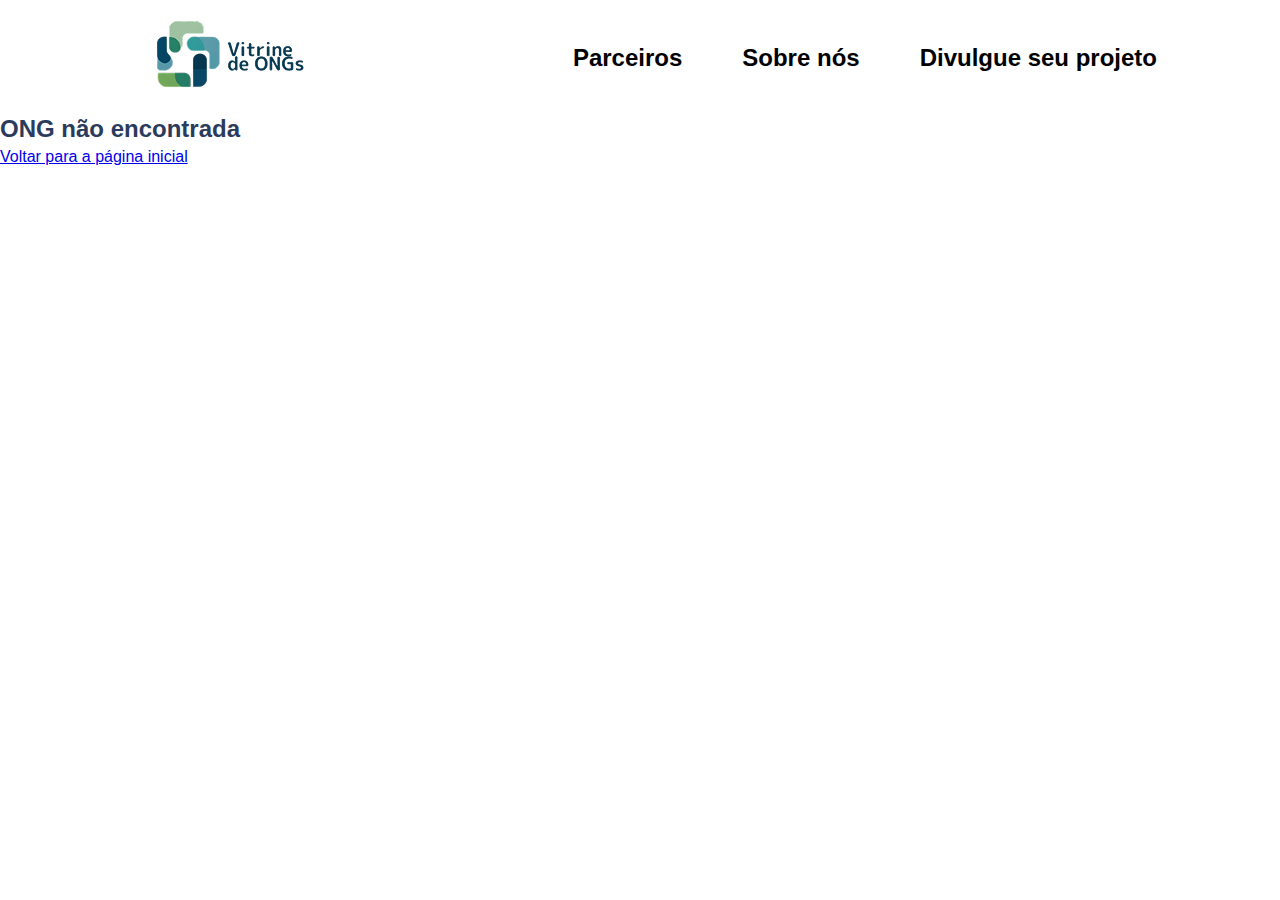
<file: telas-ongs/detalhes.html>
<!DOCTYPE html>
<html lang="en">
  <head>
    <meta charset="UTF-8" />
    <meta name="viewport" content="width=device-width, initial-scale=1.0" />
    <title>Detalhes da ONG</title>
    <link rel="stylesheet" href="../navbar/style.css" />
    <link rel="stylesheet" href="style.css" />
  </head>
  <body>
    <header>
      <div class="container">
        <div class="logo">
          <a href="../index.html">
            <img src="../assets/logo-navbar.png" alt="Logozinha" />
          </a>
        </div>
        <div class="content-nav">
          <a href="../index.html" class="navlinks">Parceiros</a>
          <a href="../tela-sobrenos/index.html" class="navlinks">Sobre nós</a>
          <a href="../tela-formulario/index.html" class="navlinks"
            >Divulgue seu projeto</a
          >
        </div>
      </div>
    </header>

    <div id="ong-content">
      <!-- Content will be loaded dynamically -->
      <div class="loading">Carregando...</div>
    </div>

    <style>
      .content {
        font-family: Arial, sans-serif;
        line-height: 1.6;
        padding: 20px;
        color: #333;
      }

      h2,
      h3 {
        color: #2a3b5c;
        margin-bottom: 5px;
      }

      ul {
        padding-left: 1.5rem;
      }

      ul li a {
        text-decoration: none;
        color: #fff;
        background-color: #4caf50;
        padding: 10px 20px;
        border-radius: 5px;
      }

      ul li a:hover {
        background-color: #45a049;
      }

      em {
        font-style: italic;
        color: #e67e22;
      }

      .cta-button {
        display: inline-block;
        margin-top: 10px;
        padding: 12px 20px;
        background-color: #4caf50;
        color: white;
        text-decoration: none;
        border-radius: 5px;
        font-weight: bold;
      }

      .cta-button:hover {
        background-color: #45a049;
      }
    </style>

    <script src="../api.js"></script>
    <script src="script.js"></script>
    <script src="detalhes.js"></script>
  </body>
</html>
</file>
<file: style.css>
* {
  padding: 0;
  margin: 0;
  box-sizing: border-box;
  font-family: monospace;
}

header {
  height: 700px;
  width: 100%;
  background-image: url(assets/home/ong-capa.jpeg);
  background-size: cover;
}

header h2 {
  font-family: 'Comfortaa', sans-serif;
  font-size: 80px;
  color:rgb(217, 248, 249);
  padding: 80px 50px 40px 30px;
}

header p {
  font-family: 'Gabarito', sans-serif;
  font-size: 25px;
  color: rgb(219, 250, 250);
  padding: 15px 50px;

}


.navbar {
  display: flex;
  flex-direction: row;
  background: #4900ffad;
  backdrop-filter: blur(7px);
  height: 80px;
  box-shadow: 10px 5px 5px rgba(0, 0, 0, 0.214);
  align-items: center;
  justify-content: space-between;
  padding: 0 10px;
}

.navbar img {
  width: 100px;
  height: auto;
}

.container {
  display: flex;
  list-style: none;
  height: 100%;
}

.container li {
  flex: 1;
  height: 80px;
  padding: 0 30px;
  transition: 400ms;
}

.container a {
  display: flex;
  align-items: center;
  justify-content: center;
  height: 100%;
  text-decoration: none;

  font-size: 1.5rem;
}

.container li:hover {
  border-bottom: 6px solid #f0d44b;
  transition: 400ms;
}
.container-main {
  display: flex;
  flex-direction: column;
  justify-content: end;
  background-color: #f5f2f0;
  height: 100%;
  width: 100%;
  text-align: center;
}

.info {
  min-height: 350px;
  background-color: #4900ffad;
}

.tarja-roxa {
  background-color: #51308a;
  height: 50px;
  width: 100vw;
  /*margin-top: 150px;*/
}

.fonte-fina {
  font-family: 'Roboto', sans-serif;
  text-align: center;
  font-size: 30px;
  padding: 55px;
  color: #fcfcfc;
  margin-bottom: -20px;
}

.button {
  color: azure;
  background-color: #3cb5f6;
  border: 1px solid #c7adf4;
  font-size: 26px;
  font-family: 'Trebuchet MS', 'Lucida Sans Unicode', 'Lucida Grande', 'Lucida Sans', Arial, sans-serif;
  padding: 15px;
  margin: 30px;
  border-radius: 20px;
}

.button:hover {
  background-color: #108fe4;
}
.carrossel {
  display: flex;
  font-display: row;
  background-color: #f5f2f0;
  padding: 15px 0;
}

.carrossel .carrossel__item {
  width: 33%;
  margin: 15px;
  background-color: #fff;
  display: flex;
  flex-direction: column;
  height: 100%;
}

.carrossel .carrossel__item>h3 {
  font-family: 'Roboto', sans-serif;
  text-align: center;
  font-size: 20px;
  padding: 15px;
}

.carrossel .carrossel__item>p {
  font-family: 'Roboto', sans-serif;
  text-align: center;
  font-size: 15px;
  padding: 15px;
}

.carrossel .carrossel__item > figure {
  width: 100%;
  height: 200px;
  overflow: hidden;
  margin: 0;
}
.carrossel .carrossel__item > figure > img {
  width: 100%;
  height: 100%;
  object-fit: cover;
  object-position: center;
}
.destaque>figure>img {
  width: 50%;
  margin: 20px;
}


.destaque>figure>figcaption {
  font-family: 'Roboto', sans-serif;
  text-align: center;
  font-size: 15px;
  padding: 15px;
  width: 50%;
  margin: 20px auto;
}
footer {
  font-family: 'Lexend', sans-serif;
  text-align: center;
  background-color: #51308a;
  color: #c7adf4;
}

.mark {
  background-color: #f9f987;
  font-family: 'Roboto', sans-serif;
}
.caixa {
  background-color: rgba(72, 0, 255, 0.1);
  width: 550px;
  height: 550px;
  backdrop-filter: blur(17px);
  border-radius: 20px;
  border: 1px solid rgba(117, 37, 171, 0.118);
  padding: 20px;
  margin-top: 50px;
  margin-left: 15px;
}
</file>
<file: tela-formulario/style.css>
body {
    font-family: Arial, sans-serif;
    background-color: #f4f4f4;
    margin: 0;
    padding: 0;
}

.form-section {
    display: flex;
    justify-content: space-between;
    align-items: center;
    max-width: 1200px;
    margin: 50px auto;
    background-color: #fff;
    padding: 30px;
    box-shadow: 0 4px 8px rgba(0, 0, 0, 0.1);
}

.form-left {
    flex: 1;
    padding-right: 20px;
}

.form-left h1 {
    font-size: 2em;
    margin: 10px 0;
}

.form-left p {
    font-size: 1.2em;
    color: #666;
}

.form-left .logo-image {
    margin-top: 20px;
    width: 640px;
    height: 310px;
}

.form-right {
    flex: 1;
    padding-left: 20px;
}

.form-container {
    display: grid;
    grid-template-columns: 1fr 1fr;
    grid-gap: 20px;
    margin-top: 30px;
}

.form-group {
    display: flex;
    flex-direction: column;
}

label {
    font-size: 1em;
    margin-bottom: 8px;
    color: #333;
}

input, textarea {
    padding: 10px;
    font-size: 1em;
    border: 1px solid #ccc;
    border-radius: 4px;
}

textarea {
    resize: vertical;
    width: 200px;
    height: 100px;
}

button {
    grid-column: span 2;
    padding: 15px;
    font-size: 1.2em;
    background-color: #5b7bff;
    color: white;
    border: none;
    border-radius: 4px;
    cursor: pointer;
    margin-top: 20px;
}

button:hover {
    background-color: #4a66cc;
}
</file>
<file: navbar/style.css>
/* Reset de margens e padding */
* {
    margin: 0;
    padding: 0;
    box-sizing: border-box;
    font-family: 'Inter', sans-serif;
}

/* Container da Navbar */
.container {
    display: flex;
    align-items: center;
    justify-content: space-around;
    background-color: #fff; /* Cor de fundo da navbar, se necessário */
    height: 115px;
}

/* Logo */
.logo {
    width: 204px;
    height: 86px;
    cursor: pointer;
}

/* Links de Navegação */
.content-nav {
    display: flex;
    align-items: center;
    gap: 60px;
    font-weight: 600;
}

.navlinks {
    font-size: 1.5rem;
    font-style: inter;
    cursor: pointer;
    position: relative;
    color: #000;
    text-decoration: none; /* Remove underline */
    transition: all 0.55s ease;
}

.navlinks:hover::before,
.navlinks:hover::after {
    width: 50%;
}

.navlinks::before,
.navlinks::after {
    content: "";
    position: absolute;
    bottom: -2px;
    height: 2px;
    background-color: #000;
    transition: all 0.55s ease;
    width: 0;
}

.navlinks::before {
    left: 0;
}

.navlinks::after {
    right: 0;
}
</file>
<file: telas-ongs/style.css>
/* Reset de margens e padding */
* {
    margin: 0;
    padding: 0;
    box-sizing: border-box;
    font-family: 'Inter', sans-serif;
  }
  
  /* Container da Navbar */
  .container {
    display: flex;
    align-items: center;
    justify-content: space-around;
    background-color: #0000;
    height: 115px;
  }
  
  /* Logo */
  .logo {
    width: 204px;
    height: 86px;
    cursor: pointer;
  }
  
  /* Links de Navegação */
  .content-nav {
    display: flex;
    align-items: center;
    gap: 60px;
    font-weight: 600;
  }
  
  .navlinks {
    font-size: 1.5rem;
    font-style: inter;
    cursor: pointer;
    position: relative;
    color: #000;
    text-decoration: none;
    transition: all 0.55s ease;
  }
  
  .navlinks:hover::before,
  .navlinks:hover::after {
    width: 50%;
  }
  
  .navlinks::before,
  .navlinks::after {
    content: "";
    position: absolute;
    bottom: -2px;
    height: 2px;
    background-color: #0000;
    transition: all 0.55s ease;
    width: 0;
  }
  
  .navlinks::before {
    left: 0;
  }
  
  .navlinks::after {
    right: 0;
  }
  
  /* Carrossel e Caixas */
  .carousel-info-container {
    display: flex;
    justify-content: center; /* Centraliza o conteúdo */
    align-items: flex-start;
    margin-top: 40px;
  }
  
  .carousel-container {
    display: flex;
    flex-direction: column;
    align-items: center;
    margin-right: 30px; /* Espaço entre o carrossel e as caixas */
  }
  
  .carousel-main {
    width: 620px;
    margin-bottom: 20px;
  }
  
  .carousel-main img {
    width: 100%;
    height: auto;
    border-radius: 10px;
  }
  
  .carousel-thumbnails {
    display: flex;
    justify-content: center;
    align-items: center;
    gap: 10px;
    position: relative;
  }
  
  .thumbnails {
    display: flex;
    gap: 10px;
  }
  
  .thumbnail {
    width: 100px;
    height: auto;
    cursor: pointer;
    border-radius: 5px;
    transition: transform 0.3s ease, opacity 0.3s ease;
  }
  
  /* Opacidade das miniaturas */
  .thumbnail:not(.active) {
    opacity: 0.5;
  }
  
  .thumbnail:hover {
    transform: scale(1.1);
  }
  
  button {
    position: absolute;
    top: 50%;
    background-color: rgba(0, 0, 0, 0.5);
    color: white;
    padding: 10px;
    border: none;
    cursor: pointer;
    z-index: 1;
  }
  
  button.prev {
    left: 10px;
    transform: translateY(-50%);
  }
  
  button.next {
    right: 10px;
    transform: translateY(-50%);
  }
  
  /* Caixas ao lado do carrossel */
  .info-boxes {
    display: flex;
    flex-direction: column;
    gap: 20px;
    width: 300px;
  }
  
  .info-box {
    background-color: #f0f0f0;
    padding: 20px;
    border-radius: 10px;
    box-shadow: 0 4px 8px rgba(0, 0, 0, 0.1);
  }
  
  .info-box h3 {
    font-size: 1.6rem;
    margin-bottom: 20px;
    font-weight: 700;
  }
  
  .info-box p {
    font-size: 1.2rem;
    color: #555;
  }
  
  .button {
    background-color: #4CAF50;
    color: white;
    padding: 10px 20px;
    border: none;
    text-decoration: none;
    border-radius: 5px;
  }
  
  .button:hover {
    background-color: #45a049;
  }
  
  /* Estilo do iframe */
  .map-container {
    width: 100%;
    margin-top: 30px;
    text-align: center;
  }
  
  .map-container iframe {
    border: 0;
    border-radius: 10px;
    max-width: 100%;
    width: 100%;
    height: 250px;
  }
  
  /* Conteúdo principal (Sobre o Instituto Ser+) */
  .content {
    width: 950px; /* Limita a largura da seção */
    max-width: 1200px; /* Largura máxima */
    margin: 0 auto; /* Centraliza horizontalmente */
    padding: 40px 20px;
    background-color: #f9f9f9;
    text-align: left; /* Alinha o texto à esquerda */
  }
  
  .content h2 {
    font-size: 2rem;
    font-weight: 700;
  }
  
  .content p {
    font-size: 1.2rem;
    color: #555;
    margin-bottom: 20px;
  }
</file>
